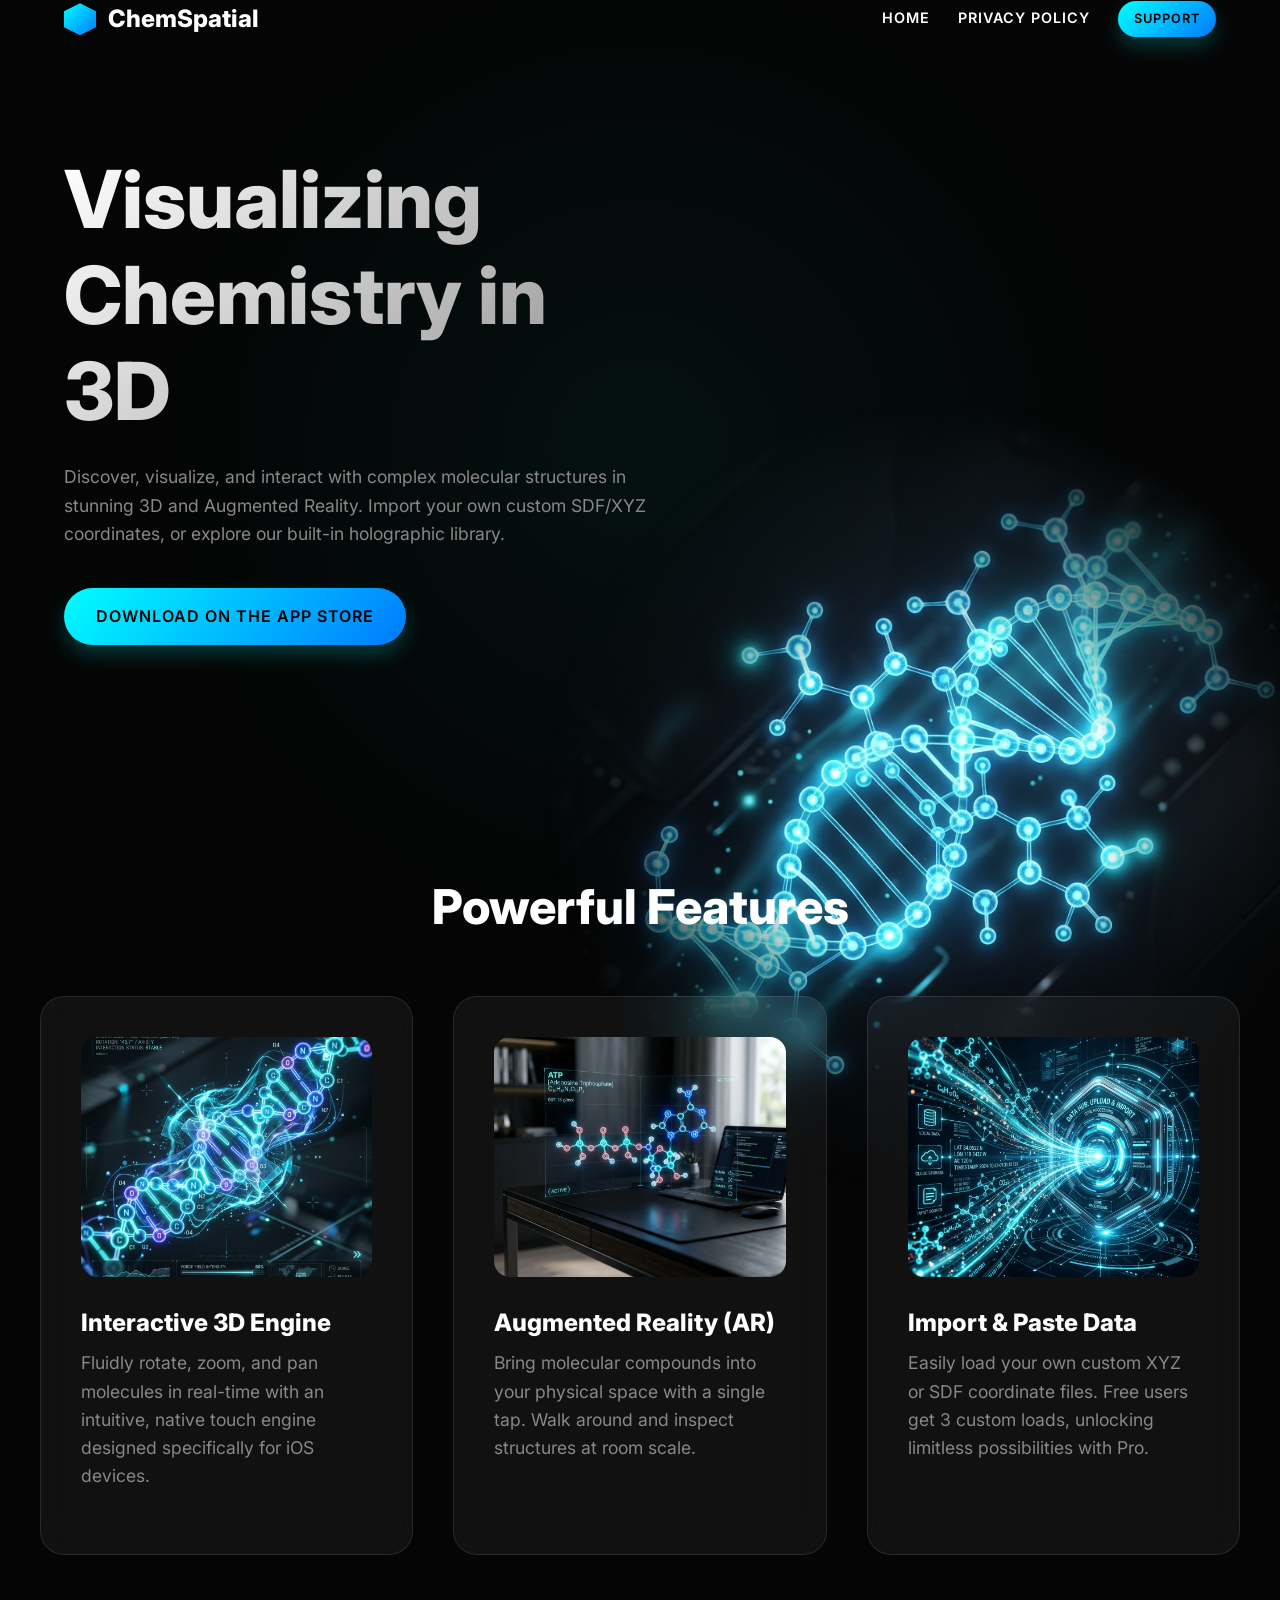
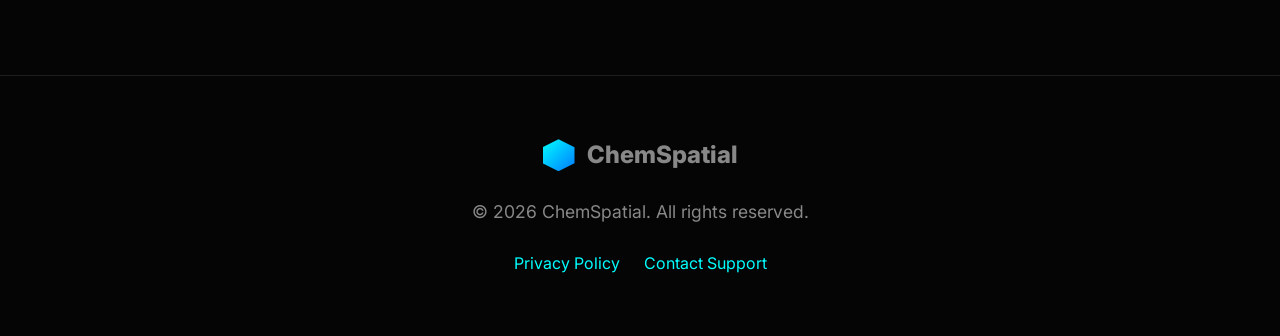
<file: index.html>
<!DOCTYPE html>
<html lang="en">
<head>
    <meta charset="UTF-8">
    <meta name="viewport" content="width=device-width, initial-scale=1.0">
    <title>ChemSpatial - Visualizing Chemistry in 3D</title>
    <link rel="stylesheet" href="styles.css">
    <meta name="description" content="Discover, visualize, and interact with complex molecular structures in stunning 3D and Augmented Reality on iOS.">
</head>
<body>
    <div class="bg-glow"></div>

    <header class="container fade-up">
        <div class="logo">
            <div class="logo-icon"></div>
            ChemSpatial
        </div>
        <nav>
            <a href="index.html">Home</a>
            <a href="privacy.html">Privacy Policy</a>
            <a href="mailto:bwylabs@icloud.com" class="btn btn-primary" style="padding: 8px 16px; font-size: 0.8rem; margin-left: 24px;">Support</a>
        </nav>
    </header>

    <main>
        <section class="hero container">
            <div class="hero-content fade-up">
                <h1>Visualizing Chemistry in 3D</h1>
                <p>Discover, visualize, and interact with complex molecular structures in stunning 3D and Augmented Reality. Import your own custom SDF/XYZ coordinates, or explore our built-in holographic library.</p>
                <a href="#" class="btn btn-primary" style="margin-top: 16px;">Download on the App Store</a>
            </div>
            <div class="hero-image fade-up" style="transition-delay: 0.2s;"></div>
        </section>

        <section class="features container" id="features">
            <h2 class="fade-up">Powerful Features</h2>
            <div class="features-grid">
                
                <div class="feature-card glass-panel fade-up">
                    <img src="assets/feature_interaction.jpg" alt="Interactive 3D Engine">
                    <h3>Interactive 3D Engine</h3>
                    <p>Fluidly rotate, zoom, and pan molecules in real-time with an intuitive, native touch engine designed specifically for iOS devices.</p>
                </div>

                <div class="feature-card glass-panel fade-up" style="transition-delay: 0.1s;">
                    <img src="assets/feature_ar.jpg" alt="Augmented Reality">
                    <h3>Augmented Reality (AR)</h3>
                    <p>Bring molecular compounds into your physical space with a single tap. Walk around and inspect structures at room scale.</p>
                </div>

                <div class="feature-card glass-panel fade-up" style="transition-delay: 0.2s;">
                    <img src="assets/feature_upload.jpg" alt="Custom Imports">
                    <h3>Import & Paste Data</h3>
                    <p>Easily load your own custom XYZ or SDF coordinate files. Free users get 3 custom loads, unlocking limitless possibilities with Pro.</p>
                </div>

            </div>
        </section>
    </main>

    <footer>
        <div class="container fade-up">
            <div class="logo" style="justify-content: center; margin-bottom: 24px;">
                <div class="logo-icon"></div>
                ChemSpatial
            </div>
            <p>&copy; 2026 ChemSpatial. All rights reserved.</p>
            <div class="footer-links">
                <a href="privacy.html">Privacy Policy</a>
                <a href="mailto:bwylabs@icloud.com">Contact Support</a>
            </div>
        </div>
    </footer>

    <script src="script.js"></script>
</body>
</html>
</file>
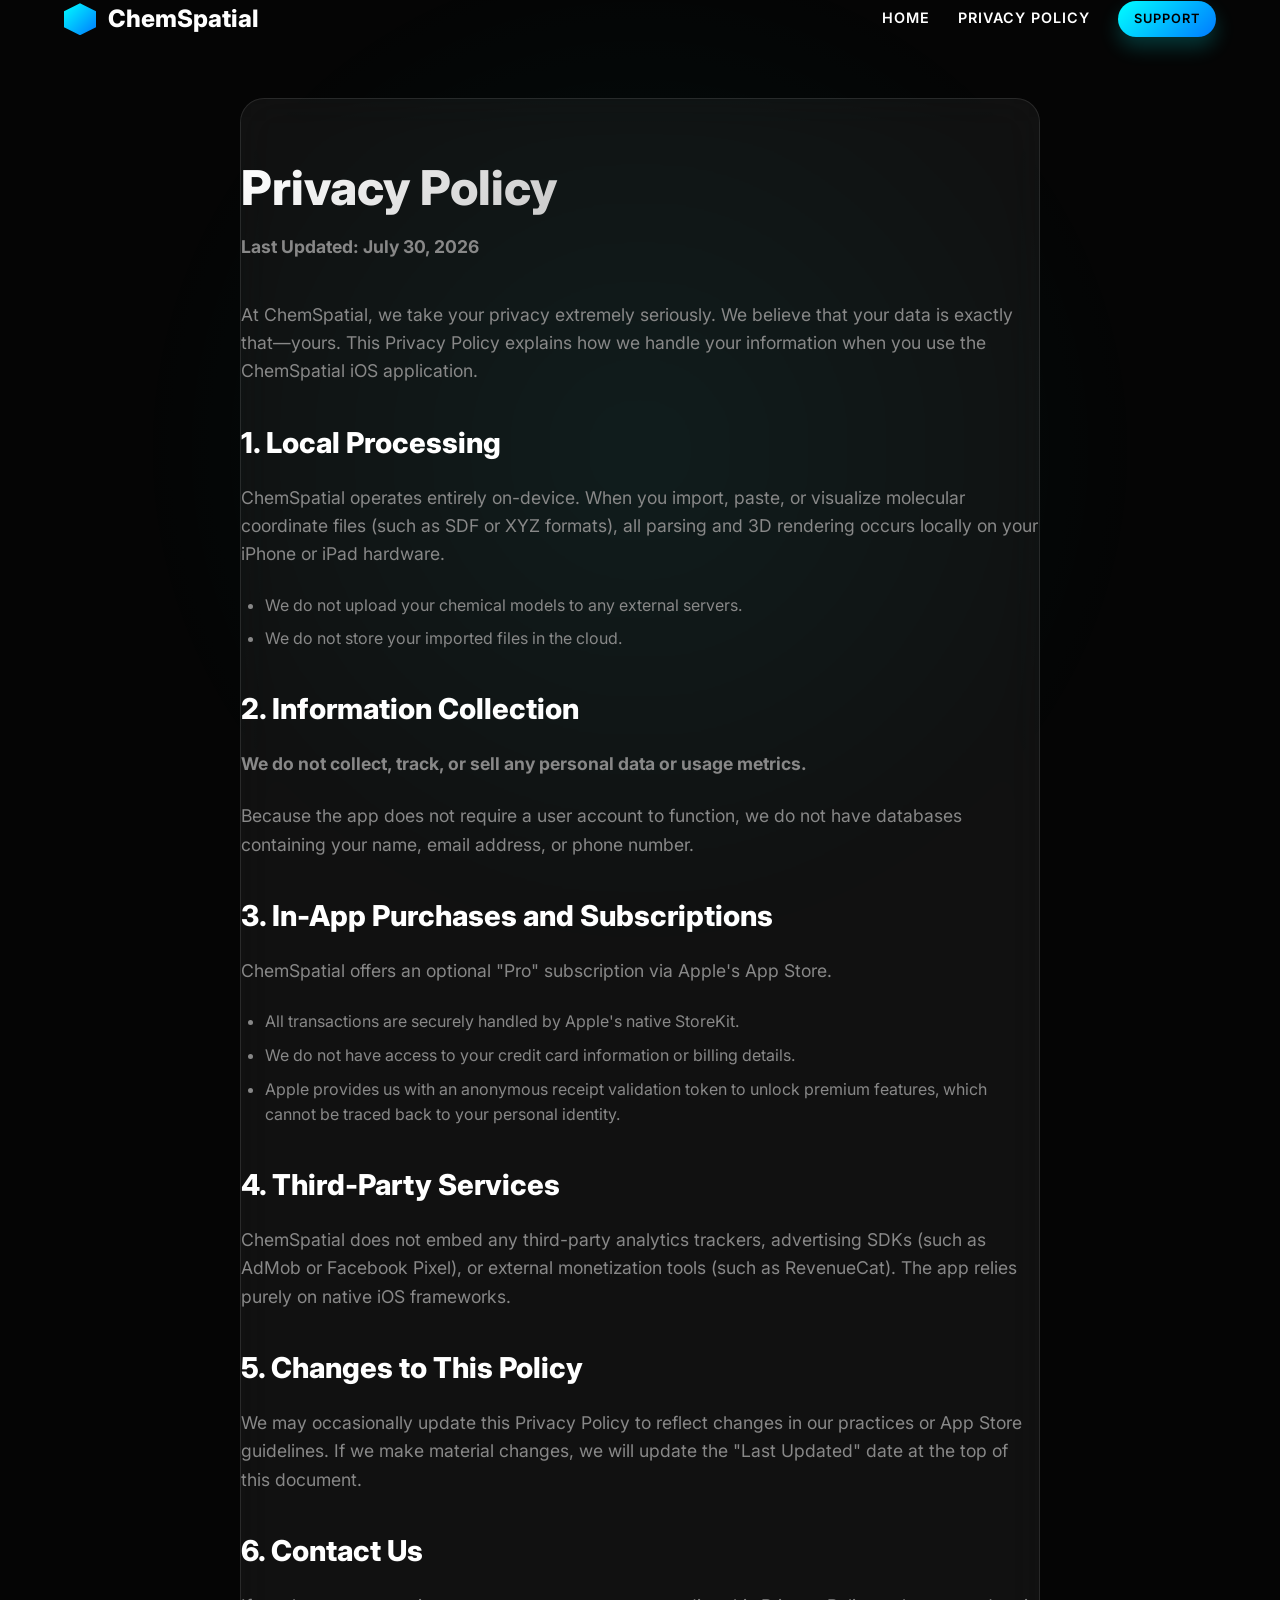
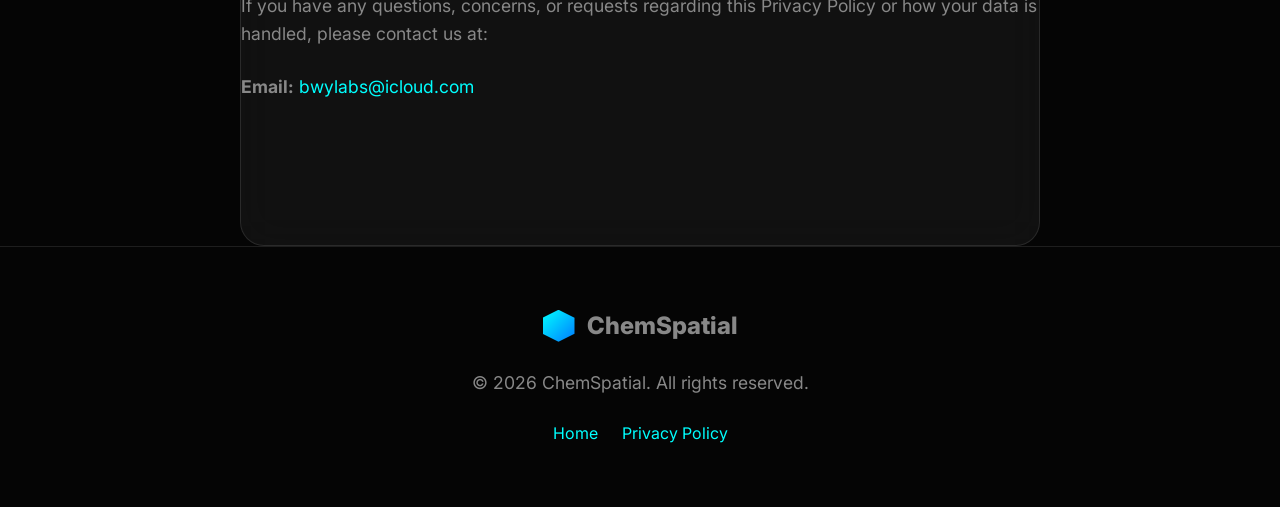
<file: privacy.html>
<!DOCTYPE html>
<html lang="en">
<head>
    <meta charset="UTF-8">
    <meta name="viewport" content="width=device-width, initial-scale=1.0">
    <title>Privacy Policy - ChemSpatial</title>
    <link rel="stylesheet" href="styles.css">
</head>
<body>
    <div class="bg-glow"></div>

    <header class="container fade-up">
        <div class="logo">
            <div class="logo-icon"></div>
            ChemSpatial
        </div>
        <nav>
            <a href="index.html">Home</a>
            <a href="privacy.html">Privacy Policy</a>
            <a href="mailto:bwylabs@icloud.com" class="btn btn-primary" style="padding: 8px 16px; font-size: 0.8rem; margin-left: 24px;">Support</a>
        </nav>
    </header>

    <main class="container">
        <section class="policy-content glass-panel fade-up" style="margin-top: 60px;">
            <h1 style="font-size: 3rem; margin-bottom: 16px;">Privacy Policy</h1>
            <p style="margin-bottom: 40px;"><strong>Last Updated: July 30, 2026</strong></p>

            <p>At ChemSpatial, we take your privacy extremely seriously. We believe that your data is exactly that—yours. This Privacy Policy explains how we handle your information when you use the ChemSpatial iOS application.</p>

            <h2>1. Local Processing</h2>
            <p>ChemSpatial operates entirely on-device. When you import, paste, or visualize molecular coordinate files (such as SDF or XYZ formats), all parsing and 3D rendering occurs locally on your iPhone or iPad hardware.</p>
            <ul>
                <li>We do not upload your chemical models to any external servers.</li>
                <li>We do not store your imported files in the cloud.</li>
            </ul>

            <h2>2. Information Collection</h2>
            <p><strong>We do not collect, track, or sell any personal data or usage metrics.</strong></p>
            <p>Because the app does not require a user account to function, we do not have databases containing your name, email address, or phone number.</p>

            <h2>3. In-App Purchases and Subscriptions</h2>
            <p>ChemSpatial offers an optional "Pro" subscription via Apple's App Store.</p>
            <ul>
                <li>All transactions are securely handled by Apple's native StoreKit.</li>
                <li>We do not have access to your credit card information or billing details.</li>
                <li>Apple provides us with an anonymous receipt validation token to unlock premium features, which cannot be traced back to your personal identity.</li>
            </ul>

            <h2>4. Third-Party Services</h2>
            <p>ChemSpatial does not embed any third-party analytics trackers, advertising SDKs (such as AdMob or Facebook Pixel), or external monetization tools (such as RevenueCat). The app relies purely on native iOS frameworks.</p>

            <h2>5. Changes to This Policy</h2>
            <p>We may occasionally update this Privacy Policy to reflect changes in our practices or App Store guidelines. If we make material changes, we will update the "Last Updated" date at the top of this document.</p>

            <h2>6. Contact Us</h2>
            <p>If you have any questions, concerns, or requests regarding this Privacy Policy or how your data is handled, please contact us at:</p>
            <p><strong>Email:</strong> <a href="mailto:bwylabs@icloud.com">bwylabs@icloud.com</a></p>
        </section>
    </main>

    <footer>
        <div class="container fade-up">
            <div class="logo" style="justify-content: center; margin-bottom: 24px;">
                <div class="logo-icon"></div>
                ChemSpatial
            </div>
            <p>&copy; 2026 ChemSpatial. All rights reserved.</p>
            <div class="footer-links">
                <a href="index.html">Home</a>
                <a href="privacy.html">Privacy Policy</a>
            </div>
        </div>
    </footer>

    <script src="script.js"></script>
</body>
</html>
</file>
<file: styles.css>
@import url('https://fonts.googleapis.com/css2?family=Inter:wght@300;400;600;800&display=swap');

:root {
  --bg-color: #050505;
  --text-color: #ffffff;
  --text-muted: #888888;
  --accent-color: #00ffff;
  --accent-secondary: #007aff;
  --glass-bg: rgba(255, 255, 255, 0.05);
  --glass-border: rgba(255, 255, 255, 0.1);
}

* {
  box-sizing: border-box;
  margin: 0;
  padding: 0;
}

body {
  font-family: 'Inter', sans-serif;
  background-color: var(--bg-color);
  color: var(--text-color);
  line-height: 1.6;
  overflow-x: hidden;
}

/* Background Effects */
.bg-glow {
  position: fixed;
  top: 50%;
  left: 50%;
  transform: translate(-50%, -50%);
  width: 80vw;
  height: 80vw;
  background: radial-gradient(circle, rgba(0, 255, 255, 0.05) 0%, rgba(0, 0, 0, 0) 70%);
  z-index: -1;
  pointer-events: none;
}

/* Layout */
.container {
  max-width: 1200px;
  margin: 0 auto;
  padding: 0 24px;
}

/* Typography */
h1, h2, h3 {
  font-weight: 800;
  line-height: 1.2;
}

h1 {
  font-size: clamp(3rem, 8vw, 5rem);
  background: linear-gradient(135deg, var(--text-color), var(--text-muted));
  -webkit-background-clip: text;
  -webkit-text-fill-color: transparent;
  margin-bottom: 24px;
}

h2 {
  font-size: clamp(2rem, 5vw, 3rem);
  margin-bottom: 24px;
  text-align: center;
}

p {
  font-size: 1.1rem;
  color: var(--text-muted);
  margin-bottom: 24px;
}

a {
  color: var(--accent-color);
  text-decoration: none;
  transition: color 0.3s ease;
}

a:hover {
  color: #fff;
}

/* Glassmorphism Components */
.glass-panel {
  background: var(--glass-bg);
  backdrop-filter: blur(20px);
  -webkit-backdrop-filter: blur(20px);
  border: 1px solid var(--glass-border);
  border-radius: 24px;
  padding: 40px;
  transition: transform 0.4s cubic-bezier(0.175, 0.885, 0.32, 1.275), 
              box-shadow 0.4s ease;
}

.glass-panel:hover {
  transform: translateY(-10px);
  box-shadow: 0 20px 40px rgba(0, 255, 255, 0.1);
}

/* Header */
header {
  padding: 40px 0;
  display: flex;
  justify-content: space-between;
  align-items: center;
}

.logo {
  font-size: 1.5rem;
  font-weight: 800;
  display: flex;
  align-items: center;
  gap: 12px;
}

.logo-icon {
  width: 32px;
  height: 32px;
  background: linear-gradient(135deg, var(--accent-color), var(--accent-secondary));
  clip-path: polygon(50% 0%, 100% 25%, 100% 75%, 50% 100%, 0% 75%, 0% 25%);
}

nav a {
  margin-left: 24px;
  color: var(--text-color);
  font-weight: 600;
  font-size: 0.9rem;
  text-transform: uppercase;
  letter-spacing: 1px;
}

/* Buttons */
.btn {
  display: inline-block;
  padding: 16px 32px;
  border-radius: 100px;
  font-weight: 600;
  text-transform: uppercase;
  letter-spacing: 1px;
  cursor: pointer;
  transition: all 0.3s ease;
  border: none;
}

.btn-primary {
  background: linear-gradient(135deg, var(--accent-color), var(--accent-secondary));
  color: #000;
  box-shadow: 0 10px 20px rgba(0, 255, 255, 0.2);
}

.btn-primary:hover {
  transform: translateY(-2px);
  box-shadow: 0 15px 30px rgba(0, 255, 255, 0.4);
  color: #000;
}

/* Hero Section */
.hero {
  min-height: 80vh;
  display: flex;
  align-items: center;
  position: relative;
}

.hero-content {
  max-width: 600px;
  z-index: 1;
}

.hero-image {
  position: absolute;
  right: -100px;
  top: 50%;
  transform: translateY(-50%);
  width: 800px;
  height: 800px;
  border-radius: 50%;
  background-image: url('assets/hero.jpg');
  background-size: cover;
  background-position: center;
  mask-image: radial-gradient(circle, black 30%, transparent 70%);
  -webkit-mask-image: radial-gradient(circle, black 30%, transparent 70%);
  opacity: 0.8;
  z-index: 0;
  pointer-events: none;
  animation: float 10s ease-in-out infinite;
}

@keyframes float {
  0% { transform: translateY(-50%) translateX(0); }
  50% { transform: translateY(-52%) translateX(-20px); }
  100% { transform: translateY(-50%) translateX(0); }
}

/* Features Section */
.features {
  padding: 120px 0;
}

.features-grid {
  display: grid;
  grid-template-columns: repeat(auto-fit, minmax(300px, 1fr));
  gap: 40px;
  margin-top: 60px;
}

.feature-card img {
  width: 100%;
  height: 240px;
  object-fit: cover;
  border-radius: 16px;
  margin-bottom: 24px;
}

.feature-card h3 {
  font-size: 1.5rem;
  margin-bottom: 12px;
}

/* Policy Content */
.policy-content {
  padding: 60px 0 120px;
  max-width: 800px;
  margin: 0 auto;
}

.policy-content h2 {
  text-align: left;
  margin-top: 40px;
  font-size: 1.8rem;
}

.policy-content ul {
  margin-bottom: 24px;
  margin-left: 24px;
  color: var(--text-muted);
}

.policy-content li {
  margin-bottom: 8px;
}

/* Footer */
footer {
  border-top: 1px solid var(--glass-border);
  padding: 60px 0;
  text-align: center;
  color: var(--text-muted);
}

.footer-links {
  margin-top: 24px;
  display: flex;
  justify-content: center;
  gap: 24px;
}

/* Animations */
.fade-up {
  opacity: 0;
  transform: translateY(40px);
  transition: opacity 0.8s cubic-bezier(0.165, 0.84, 0.44, 1), transform 0.8s cubic-bezier(0.165, 0.84, 0.44, 1);
}

.fade-up.visible {
  opacity: 1;
  transform: translateY(0);
}

/* Responsive */
@media (max-width: 1024px) {
  .hero-image {
    width: 600px;
    height: 600px;
    right: -200px;
  }
}

@media (max-width: 768px) {
  .hero {
    flex-direction: column;
    text-align: center;
    padding-top: 60px;
  }
  
  .hero-content {
    margin: 0 auto;
  }
  
  .hero-image {
    position: relative;
    right: 0;
    top: 0;
    transform: none;
    width: 100%;
    height: 400px;
    margin-top: 40px;
    animation: none;
  }
}
</file>
